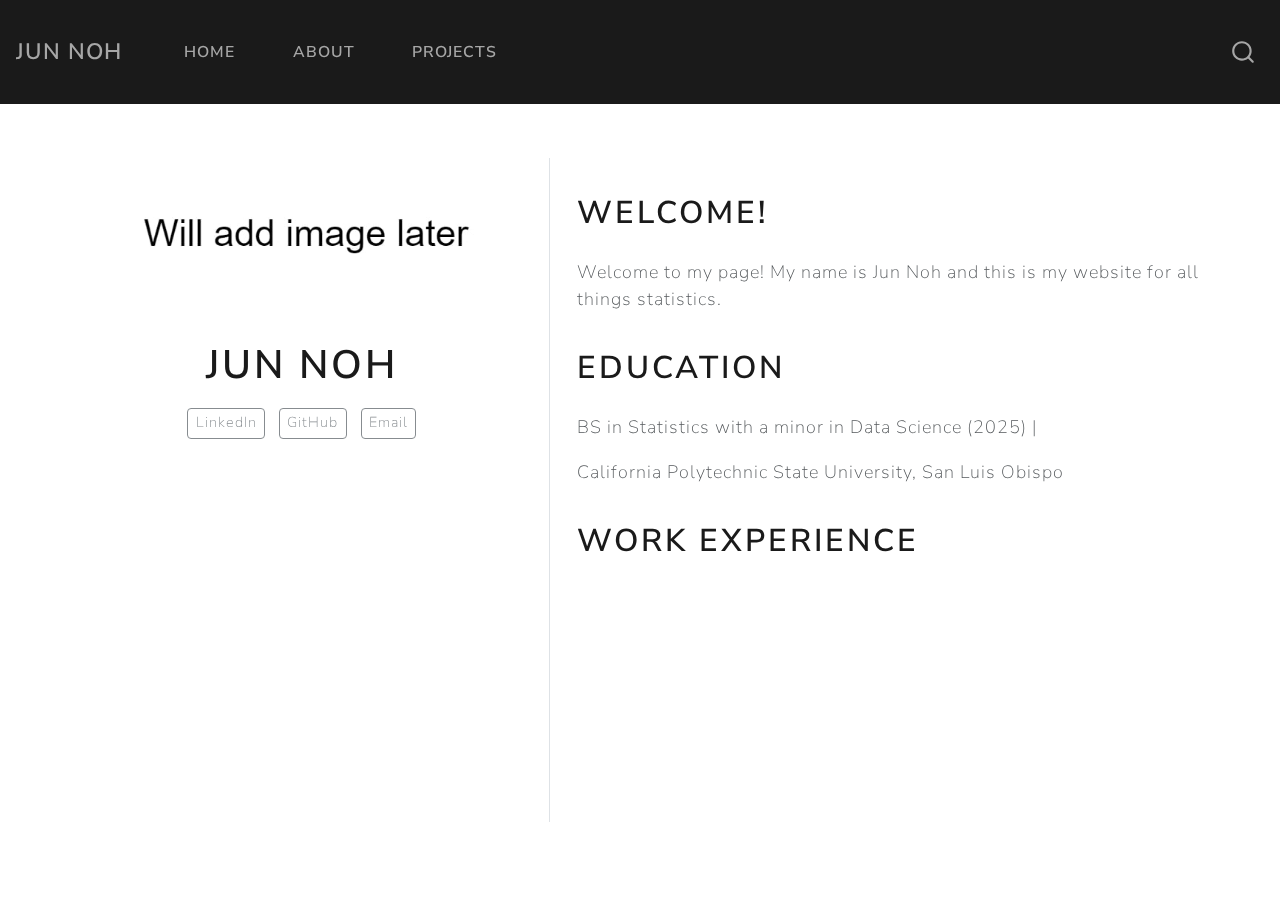
<file: docs/index.html>
<!DOCTYPE html>
<html xmlns="http://www.w3.org/1999/xhtml" lang="en" xml:lang="en"><head>

<meta charset="utf-8">
<meta name="generator" content="quarto-1.1.251">

<meta name="viewport" content="width=device-width, initial-scale=1.0, user-scalable=yes">


<title>Jun Noh</title>
<style>
code{white-space: pre-wrap;}
span.smallcaps{font-variant: small-caps;}
div.columns{display: flex; gap: min(4vw, 1.5em);}
div.column{flex: auto; overflow-x: auto;}
div.hanging-indent{margin-left: 1.5em; text-indent: -1.5em;}
ul.task-list{list-style: none;}
ul.task-list li input[type="checkbox"] {
  width: 0.8em;
  margin: 0 0.8em 0.2em -1.6em;
  vertical-align: middle;
}
</style>


<script src="site_libs/quarto-nav/quarto-nav.js"></script>
<script src="site_libs/quarto-nav/headroom.min.js"></script>
<script src="site_libs/clipboard/clipboard.min.js"></script>
<script src="site_libs/quarto-search/autocomplete.umd.js"></script>
<script src="site_libs/quarto-search/fuse.min.js"></script>
<script src="site_libs/quarto-search/quarto-search.js"></script>
<meta name="quarto:offset" content="./">
<script src="site_libs/quarto-html/quarto.js"></script>
<script src="site_libs/quarto-html/popper.min.js"></script>
<script src="site_libs/quarto-html/tippy.umd.min.js"></script>
<link href="site_libs/quarto-html/tippy.css" rel="stylesheet">
<link href="site_libs/quarto-html/quarto-syntax-highlighting.css" rel="stylesheet" id="quarto-text-highlighting-styles">
<script src="site_libs/bootstrap/bootstrap.min.js"></script>
<link href="site_libs/bootstrap/bootstrap-icons.css" rel="stylesheet">
<link href="site_libs/bootstrap/bootstrap.min.css" rel="stylesheet" id="quarto-bootstrap" data-mode="light">
<script id="quarto-search-options" type="application/json">{
  "location": "navbar",
  "copy-button": false,
  "collapse-after": 3,
  "panel-placement": "end",
  "type": "overlay",
  "limit": 20,
  "language": {
    "search-no-results-text": "No results",
    "search-matching-documents-text": "matching documents",
    "search-copy-link-title": "Copy link to search",
    "search-hide-matches-text": "Hide additional matches",
    "search-more-match-text": "more match in this document",
    "search-more-matches-text": "more matches in this document",
    "search-clear-button-title": "Clear",
    "search-detached-cancel-button-title": "Cancel",
    "search-submit-button-title": "Submit"
  }
}</script>


<link rel="stylesheet" href="styles.css">
</head>

<body class="nav-fixed">

<div id="quarto-search-results"></div>
  <header id="quarto-header" class="headroom fixed-top">
    <nav class="navbar navbar-expand-lg navbar-dark ">
      <div class="navbar-container container-fluid">
      <div class="navbar-brand-container">
    <a class="navbar-brand" href="./index.html">
    <span class="navbar-title">Jun Noh</span>
    </a>
  </div>
          <button class="navbar-toggler" type="button" data-bs-toggle="collapse" data-bs-target="#navbarCollapse" aria-controls="navbarCollapse" aria-expanded="false" aria-label="Toggle navigation" onclick="if (window.quartoToggleHeadroom) { window.quartoToggleHeadroom(); }">
  <span class="navbar-toggler-icon"></span>
</button>
          <div class="collapse navbar-collapse" id="navbarCollapse">
            <ul class="navbar-nav navbar-nav-scroll me-auto">
  <li class="nav-item">
    <a class="nav-link active" href="./index.html" aria-current="page">Home</a>
  </li>  
  <li class="nav-item">
    <a class="nav-link" href="./about.html">About</a>
  </li>  
  <li class="nav-item">
    <a class="nav-link" href="./projects.html">Projects</a>
  </li>  
</ul>
              <div id="quarto-search" class="" title="Search"></div>
          </div> <!-- /navcollapse -->
      </div> <!-- /container-fluid -->
    </nav>
</header>
<!-- content -->
<div id="quarto-content" class="quarto-container page-columns page-rows-contents page-layout-full page-navbar">
<!-- sidebar -->
<!-- margin-sidebar -->
    
<!-- main -->
<div class="quarto-about-trestles column-page">
  <div class="about-entity">
    <img src="img1.jpg" class="about-image
  rectangle " style="width: 23em;">
<header id="title-block-header" class="quarto-title-block default">
<div class="quarto-title">
<h1 class="title">Jun Noh</h1>
</div>
<div class="quarto-title-meta">
  </div>
</header>
    <div class="about-links">
  <a href="https://www.linkedin.com/in/jun-noh-323255249/" class="about-link">
     <span class="about-link-text">LinkedIn</span>
  </a>
  <a href="https://github.com/j-noh" class="about-link">
     <span class="about-link-text">GitHub</span>
  </a>
  <a href="mailto:junjin034@gmail.com" class="about-link">
     <span class="about-link-text">Email</span>
  </a>
</div>
  </div>
  <div class="about-contents"><main class="content column-page" id="quarto-document-content">
<section id="welcome" class="level2">
<h2 data-anchor-id="welcome">Welcome!</h2>
<p>Welcome to my page! My name is Jun Noh and this is my website for all things statistics.</p>
</section>
<section id="education" class="level2">
<h2 data-anchor-id="education">Education</h2>
<p>BS in Statistics with a minor in Data Science (2025) |</p>
<p>California Polytechnic State University, San Luis Obispo</p>
</section>
<section id="work-experience" class="level2">
<h2 data-anchor-id="work-experience">Work Experience</h2>


</section>
</main></div>
</div>
 <!-- /main -->
<script id="quarto-html-after-body" type="application/javascript">
window.document.addEventListener("DOMContentLoaded", function (event) {
  const toggleBodyColorMode = (bsSheetEl) => {
    const mode = bsSheetEl.getAttribute("data-mode");
    const bodyEl = window.document.querySelector("body");
    if (mode === "dark") {
      bodyEl.classList.add("quarto-dark");
      bodyEl.classList.remove("quarto-light");
    } else {
      bodyEl.classList.add("quarto-light");
      bodyEl.classList.remove("quarto-dark");
    }
  }
  const toggleBodyColorPrimary = () => {
    const bsSheetEl = window.document.querySelector("link#quarto-bootstrap");
    if (bsSheetEl) {
      toggleBodyColorMode(bsSheetEl);
    }
  }
  toggleBodyColorPrimary();  
  const clipboard = new window.ClipboardJS('.code-copy-button', {
    target: function(trigger) {
      return trigger.previousElementSibling;
    }
  });
  clipboard.on('success', function(e) {
    // button target
    const button = e.trigger;
    // don't keep focus
    button.blur();
    // flash "checked"
    button.classList.add('code-copy-button-checked');
    var currentTitle = button.getAttribute("title");
    button.setAttribute("title", "Copied!");
    setTimeout(function() {
      button.setAttribute("title", currentTitle);
      button.classList.remove('code-copy-button-checked');
    }, 1000);
    // clear code selection
    e.clearSelection();
  });
  function tippyHover(el, contentFn) {
    const config = {
      allowHTML: true,
      content: contentFn,
      maxWidth: 500,
      delay: 100,
      arrow: false,
      appendTo: function(el) {
          return el.parentElement;
      },
      interactive: true,
      interactiveBorder: 10,
      theme: 'quarto',
      placement: 'bottom-start'
    };
    window.tippy(el, config); 
  }
  const noterefs = window.document.querySelectorAll('a[role="doc-noteref"]');
  for (var i=0; i<noterefs.length; i++) {
    const ref = noterefs[i];
    tippyHover(ref, function() {
      // use id or data attribute instead here
      let href = ref.getAttribute('data-footnote-href') || ref.getAttribute('href');
      try { href = new URL(href).hash; } catch {}
      const id = href.replace(/^#\/?/, "");
      const note = window.document.getElementById(id);
      return note.innerHTML;
    });
  }
  var bibliorefs = window.document.querySelectorAll('a[role="doc-biblioref"]');
  for (var i=0; i<bibliorefs.length; i++) {
    const ref = bibliorefs[i];
    const cites = ref.parentNode.getAttribute('data-cites').split(' ');
    tippyHover(ref, function() {
      var popup = window.document.createElement('div');
      cites.forEach(function(cite) {
        var citeDiv = window.document.createElement('div');
        citeDiv.classList.add('hanging-indent');
        citeDiv.classList.add('csl-entry');
        var biblioDiv = window.document.getElementById('ref-' + cite);
        if (biblioDiv) {
          citeDiv.innerHTML = biblioDiv.innerHTML;
        }
        popup.appendChild(citeDiv);
      });
      return popup.innerHTML;
    });
  }
});
</script>
</div> <!-- /content -->



</body></html>
</file>
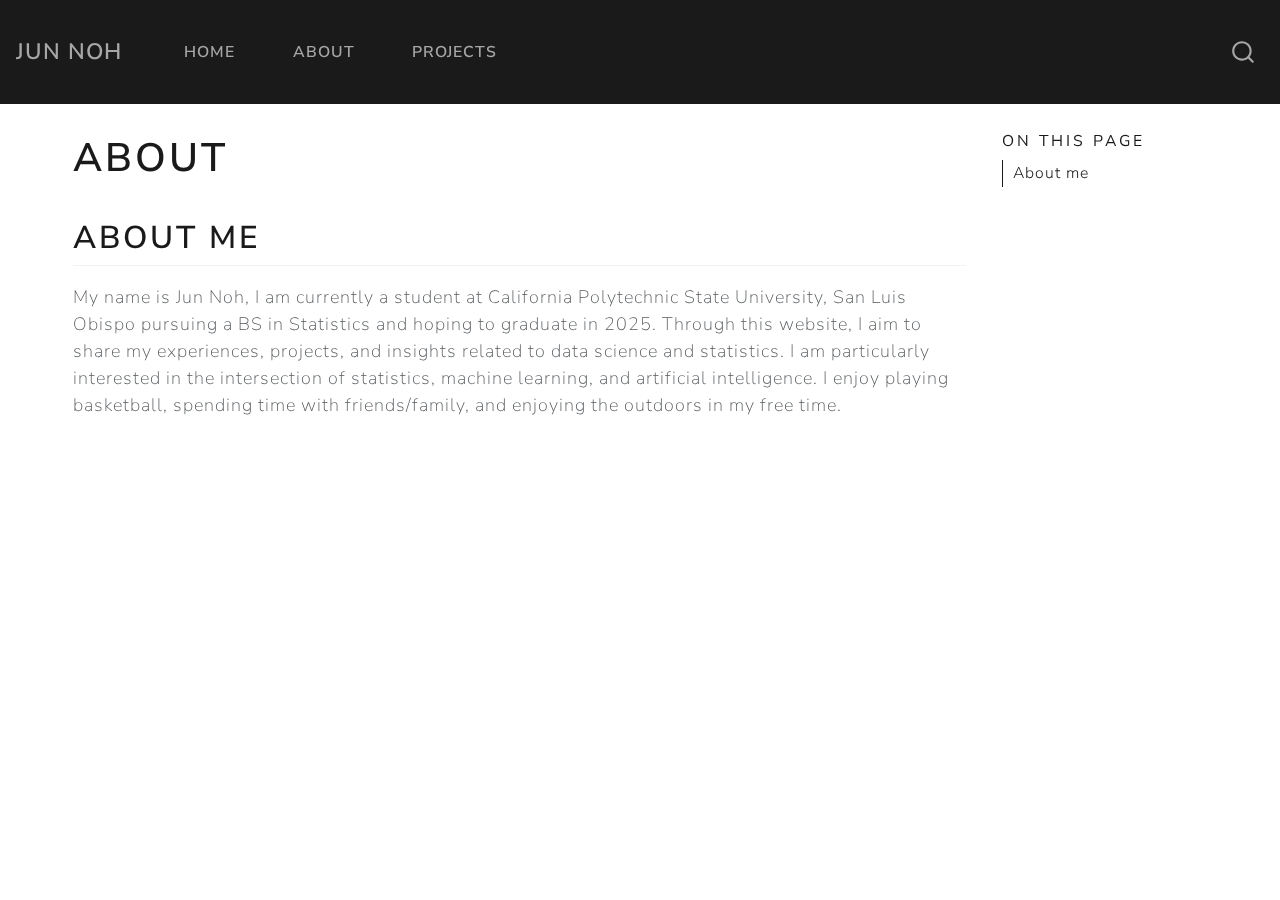
<file: docs/about.html>
<!DOCTYPE html>
<html xmlns="http://www.w3.org/1999/xhtml" lang="en" xml:lang="en"><head>

<meta charset="utf-8">
<meta name="generator" content="quarto-1.1.251">

<meta name="viewport" content="width=device-width, initial-scale=1.0, user-scalable=yes">


<title>Jun Noh - About</title>
<style>
code{white-space: pre-wrap;}
span.smallcaps{font-variant: small-caps;}
div.columns{display: flex; gap: min(4vw, 1.5em);}
div.column{flex: auto; overflow-x: auto;}
div.hanging-indent{margin-left: 1.5em; text-indent: -1.5em;}
ul.task-list{list-style: none;}
ul.task-list li input[type="checkbox"] {
  width: 0.8em;
  margin: 0 0.8em 0.2em -1.6em;
  vertical-align: middle;
}
</style>


<script src="site_libs/quarto-nav/quarto-nav.js"></script>
<script src="site_libs/quarto-nav/headroom.min.js"></script>
<script src="site_libs/clipboard/clipboard.min.js"></script>
<script src="site_libs/quarto-search/autocomplete.umd.js"></script>
<script src="site_libs/quarto-search/fuse.min.js"></script>
<script src="site_libs/quarto-search/quarto-search.js"></script>
<meta name="quarto:offset" content="./">
<script src="site_libs/quarto-html/quarto.js"></script>
<script src="site_libs/quarto-html/popper.min.js"></script>
<script src="site_libs/quarto-html/tippy.umd.min.js"></script>
<script src="site_libs/quarto-html/anchor.min.js"></script>
<link href="site_libs/quarto-html/tippy.css" rel="stylesheet">
<link href="site_libs/quarto-html/quarto-syntax-highlighting.css" rel="stylesheet" id="quarto-text-highlighting-styles">
<script src="site_libs/bootstrap/bootstrap.min.js"></script>
<link href="site_libs/bootstrap/bootstrap-icons.css" rel="stylesheet">
<link href="site_libs/bootstrap/bootstrap.min.css" rel="stylesheet" id="quarto-bootstrap" data-mode="light">
<script id="quarto-search-options" type="application/json">{
  "location": "navbar",
  "copy-button": false,
  "collapse-after": 3,
  "panel-placement": "end",
  "type": "overlay",
  "limit": 20,
  "language": {
    "search-no-results-text": "No results",
    "search-matching-documents-text": "matching documents",
    "search-copy-link-title": "Copy link to search",
    "search-hide-matches-text": "Hide additional matches",
    "search-more-match-text": "more match in this document",
    "search-more-matches-text": "more matches in this document",
    "search-clear-button-title": "Clear",
    "search-detached-cancel-button-title": "Cancel",
    "search-submit-button-title": "Submit"
  }
}</script>


<link rel="stylesheet" href="styles.css">
</head>

<body class="nav-fixed">

<div id="quarto-search-results"></div>
  <header id="quarto-header" class="headroom fixed-top">
    <nav class="navbar navbar-expand-lg navbar-dark ">
      <div class="navbar-container container-fluid">
      <div class="navbar-brand-container">
    <a class="navbar-brand" href="./index.html">
    <span class="navbar-title">Jun Noh</span>
    </a>
  </div>
          <button class="navbar-toggler" type="button" data-bs-toggle="collapse" data-bs-target="#navbarCollapse" aria-controls="navbarCollapse" aria-expanded="false" aria-label="Toggle navigation" onclick="if (window.quartoToggleHeadroom) { window.quartoToggleHeadroom(); }">
  <span class="navbar-toggler-icon"></span>
</button>
          <div class="collapse navbar-collapse" id="navbarCollapse">
            <ul class="navbar-nav navbar-nav-scroll me-auto">
  <li class="nav-item">
    <a class="nav-link" href="./index.html">Home</a>
  </li>  
  <li class="nav-item">
    <a class="nav-link active" href="./about.html" aria-current="page">About</a>
  </li>  
  <li class="nav-item">
    <a class="nav-link" href="./projects.html">Projects</a>
  </li>  
</ul>
              <div id="quarto-search" class="" title="Search"></div>
          </div> <!-- /navcollapse -->
      </div> <!-- /container-fluid -->
    </nav>
</header>
<!-- content -->
<div id="quarto-content" class="quarto-container page-columns page-rows-contents page-layout-full page-navbar">
<!-- sidebar -->
<!-- margin-sidebar -->
    <div id="quarto-margin-sidebar" class="sidebar margin-sidebar">
        <nav id="TOC" role="doc-toc" class="toc-active">
    <h2 id="toc-title">On this page</h2>
   
  <ul>
  <li><a href="#about-me" id="toc-about-me" class="nav-link active" data-scroll-target="#about-me">About me</a></li>
  </ul>
</nav>
    </div>
<!-- main -->
<main class="content column-page-left" id="quarto-document-content">

<header id="title-block-header" class="quarto-title-block default">
<div class="quarto-title">
<h1 class="title">About</h1>
</div>



<div class="quarto-title-meta">

    
    
  </div>
  

</header>

<section id="about-me" class="level2">
<h2 class="anchored" data-anchor-id="about-me">About me</h2>
<p>My name is Jun Noh, I am currently a student at California Polytechnic State University, San Luis Obispo pursuing a BS in Statistics and hoping to graduate in 2025. Through this website, I aim to share my experiences, projects, and insights related to data science and statistics. I am particularly interested in the intersection of statistics, machine learning, and artificial intelligence. I enjoy playing basketball, spending time with friends/family, and enjoying the outdoors in my free time.</p>


</section>

</main> <!-- /main -->
<script id="quarto-html-after-body" type="application/javascript">
window.document.addEventListener("DOMContentLoaded", function (event) {
  const toggleBodyColorMode = (bsSheetEl) => {
    const mode = bsSheetEl.getAttribute("data-mode");
    const bodyEl = window.document.querySelector("body");
    if (mode === "dark") {
      bodyEl.classList.add("quarto-dark");
      bodyEl.classList.remove("quarto-light");
    } else {
      bodyEl.classList.add("quarto-light");
      bodyEl.classList.remove("quarto-dark");
    }
  }
  const toggleBodyColorPrimary = () => {
    const bsSheetEl = window.document.querySelector("link#quarto-bootstrap");
    if (bsSheetEl) {
      toggleBodyColorMode(bsSheetEl);
    }
  }
  toggleBodyColorPrimary();  
  const icon = "";
  const anchorJS = new window.AnchorJS();
  anchorJS.options = {
    placement: 'right',
    icon: icon
  };
  anchorJS.add('.anchored');
  const clipboard = new window.ClipboardJS('.code-copy-button', {
    target: function(trigger) {
      return trigger.previousElementSibling;
    }
  });
  clipboard.on('success', function(e) {
    // button target
    const button = e.trigger;
    // don't keep focus
    button.blur();
    // flash "checked"
    button.classList.add('code-copy-button-checked');
    var currentTitle = button.getAttribute("title");
    button.setAttribute("title", "Copied!");
    setTimeout(function() {
      button.setAttribute("title", currentTitle);
      button.classList.remove('code-copy-button-checked');
    }, 1000);
    // clear code selection
    e.clearSelection();
  });
  function tippyHover(el, contentFn) {
    const config = {
      allowHTML: true,
      content: contentFn,
      maxWidth: 500,
      delay: 100,
      arrow: false,
      appendTo: function(el) {
          return el.parentElement;
      },
      interactive: true,
      interactiveBorder: 10,
      theme: 'quarto',
      placement: 'bottom-start'
    };
    window.tippy(el, config); 
  }
  const noterefs = window.document.querySelectorAll('a[role="doc-noteref"]');
  for (var i=0; i<noterefs.length; i++) {
    const ref = noterefs[i];
    tippyHover(ref, function() {
      // use id or data attribute instead here
      let href = ref.getAttribute('data-footnote-href') || ref.getAttribute('href');
      try { href = new URL(href).hash; } catch {}
      const id = href.replace(/^#\/?/, "");
      const note = window.document.getElementById(id);
      return note.innerHTML;
    });
  }
  var bibliorefs = window.document.querySelectorAll('a[role="doc-biblioref"]');
  for (var i=0; i<bibliorefs.length; i++) {
    const ref = bibliorefs[i];
    const cites = ref.parentNode.getAttribute('data-cites').split(' ');
    tippyHover(ref, function() {
      var popup = window.document.createElement('div');
      cites.forEach(function(cite) {
        var citeDiv = window.document.createElement('div');
        citeDiv.classList.add('hanging-indent');
        citeDiv.classList.add('csl-entry');
        var biblioDiv = window.document.getElementById('ref-' + cite);
        if (biblioDiv) {
          citeDiv.innerHTML = biblioDiv.innerHTML;
        }
        popup.appendChild(citeDiv);
      });
      return popup.innerHTML;
    });
  }
});
</script>
</div> <!-- /content -->



</body></html>
</file>
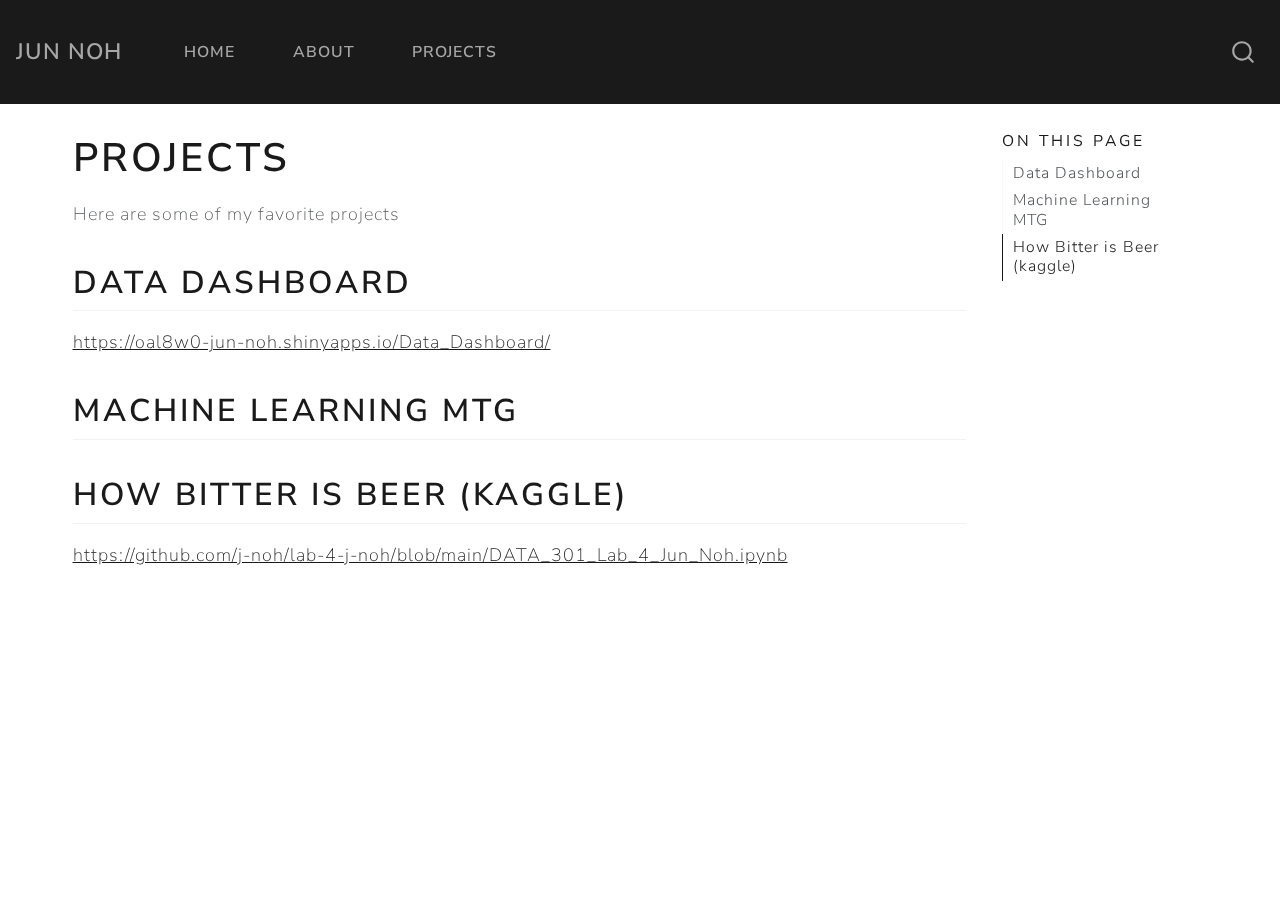
<file: docs/projects.html>
<!DOCTYPE html>
<html xmlns="http://www.w3.org/1999/xhtml" lang="en" xml:lang="en"><head>

<meta charset="utf-8">
<meta name="generator" content="quarto-1.1.251">

<meta name="viewport" content="width=device-width, initial-scale=1.0, user-scalable=yes">


<title>Jun Noh - Projects</title>
<style>
code{white-space: pre-wrap;}
span.smallcaps{font-variant: small-caps;}
div.columns{display: flex; gap: min(4vw, 1.5em);}
div.column{flex: auto; overflow-x: auto;}
div.hanging-indent{margin-left: 1.5em; text-indent: -1.5em;}
ul.task-list{list-style: none;}
ul.task-list li input[type="checkbox"] {
  width: 0.8em;
  margin: 0 0.8em 0.2em -1.6em;
  vertical-align: middle;
}
</style>


<script src="site_libs/quarto-nav/quarto-nav.js"></script>
<script src="site_libs/quarto-nav/headroom.min.js"></script>
<script src="site_libs/clipboard/clipboard.min.js"></script>
<script src="site_libs/quarto-search/autocomplete.umd.js"></script>
<script src="site_libs/quarto-search/fuse.min.js"></script>
<script src="site_libs/quarto-search/quarto-search.js"></script>
<meta name="quarto:offset" content="./">
<script src="site_libs/quarto-html/quarto.js"></script>
<script src="site_libs/quarto-html/popper.min.js"></script>
<script src="site_libs/quarto-html/tippy.umd.min.js"></script>
<script src="site_libs/quarto-html/anchor.min.js"></script>
<link href="site_libs/quarto-html/tippy.css" rel="stylesheet">
<link href="site_libs/quarto-html/quarto-syntax-highlighting.css" rel="stylesheet" id="quarto-text-highlighting-styles">
<script src="site_libs/bootstrap/bootstrap.min.js"></script>
<link href="site_libs/bootstrap/bootstrap-icons.css" rel="stylesheet">
<link href="site_libs/bootstrap/bootstrap.min.css" rel="stylesheet" id="quarto-bootstrap" data-mode="light">
<script id="quarto-search-options" type="application/json">{
  "location": "navbar",
  "copy-button": false,
  "collapse-after": 3,
  "panel-placement": "end",
  "type": "overlay",
  "limit": 20,
  "language": {
    "search-no-results-text": "No results",
    "search-matching-documents-text": "matching documents",
    "search-copy-link-title": "Copy link to search",
    "search-hide-matches-text": "Hide additional matches",
    "search-more-match-text": "more match in this document",
    "search-more-matches-text": "more matches in this document",
    "search-clear-button-title": "Clear",
    "search-detached-cancel-button-title": "Cancel",
    "search-submit-button-title": "Submit"
  }
}</script>


<link rel="stylesheet" href="styles.css">
</head>

<body class="nav-fixed">

<div id="quarto-search-results"></div>
  <header id="quarto-header" class="headroom fixed-top">
    <nav class="navbar navbar-expand-lg navbar-dark ">
      <div class="navbar-container container-fluid">
      <div class="navbar-brand-container">
    <a class="navbar-brand" href="./index.html">
    <span class="navbar-title">Jun Noh</span>
    </a>
  </div>
          <button class="navbar-toggler" type="button" data-bs-toggle="collapse" data-bs-target="#navbarCollapse" aria-controls="navbarCollapse" aria-expanded="false" aria-label="Toggle navigation" onclick="if (window.quartoToggleHeadroom) { window.quartoToggleHeadroom(); }">
  <span class="navbar-toggler-icon"></span>
</button>
          <div class="collapse navbar-collapse" id="navbarCollapse">
            <ul class="navbar-nav navbar-nav-scroll me-auto">
  <li class="nav-item">
    <a class="nav-link" href="./index.html">Home</a>
  </li>  
  <li class="nav-item">
    <a class="nav-link" href="./about.html">About</a>
  </li>  
  <li class="nav-item">
    <a class="nav-link active" href="./projects.html" aria-current="page">Projects</a>
  </li>  
</ul>
              <div id="quarto-search" class="" title="Search"></div>
          </div> <!-- /navcollapse -->
      </div> <!-- /container-fluid -->
    </nav>
</header>
<!-- content -->
<div id="quarto-content" class="quarto-container page-columns page-rows-contents page-layout-full page-navbar">
<!-- sidebar -->
<!-- margin-sidebar -->
    <div id="quarto-margin-sidebar" class="sidebar margin-sidebar">
        <nav id="TOC" role="doc-toc" class="toc-active">
    <h2 id="toc-title">On this page</h2>
   
  <ul>
  <li><a href="#data-dashboard" id="toc-data-dashboard" class="nav-link active" data-scroll-target="#data-dashboard">Data Dashboard</a></li>
  <li><a href="#machine-learning-mtg" id="toc-machine-learning-mtg" class="nav-link" data-scroll-target="#machine-learning-mtg">Machine Learning MTG</a></li>
  <li><a href="#how-bitter-is-beer-kaggle" id="toc-how-bitter-is-beer-kaggle" class="nav-link" data-scroll-target="#how-bitter-is-beer-kaggle">How Bitter is Beer (kaggle)</a></li>
  </ul>
</nav>
    </div>
<!-- main -->
<main class="content column-page-left" id="quarto-document-content">

<header id="title-block-header" class="quarto-title-block default">
<div class="quarto-title">
<h1 class="title">Projects</h1>
</div>



<div class="quarto-title-meta">

    
    
  </div>
  

</header>

<p>Here are some of my favorite projects</p>
<section id="data-dashboard" class="level2">
<h2 class="anchored" data-anchor-id="data-dashboard">Data Dashboard</h2>
<p><a href="https://oal8w0-jun-noh.shinyapps.io/Data_Dashboard/" class="uri">https://oal8w0-jun-noh.shinyapps.io/Data_Dashboard/</a></p>
</section>
<section id="machine-learning-mtg" class="level2">
<h2 class="anchored" data-anchor-id="machine-learning-mtg">Machine Learning MTG</h2>
</section>
<section id="how-bitter-is-beer-kaggle" class="level2">
<h2 class="anchored" data-anchor-id="how-bitter-is-beer-kaggle">How Bitter is Beer (kaggle)</h2>
<p><a href="https://github.com/j-noh/lab-4-j-noh/blob/main/DATA_301_Lab_4_Jun_Noh.ipynb" class="uri">https://github.com/j-noh/lab-4-j-noh/blob/main/DATA_301_Lab_4_Jun_Noh.ipynb</a></p>


</section>

</main> <!-- /main -->
<script id="quarto-html-after-body" type="application/javascript">
window.document.addEventListener("DOMContentLoaded", function (event) {
  const toggleBodyColorMode = (bsSheetEl) => {
    const mode = bsSheetEl.getAttribute("data-mode");
    const bodyEl = window.document.querySelector("body");
    if (mode === "dark") {
      bodyEl.classList.add("quarto-dark");
      bodyEl.classList.remove("quarto-light");
    } else {
      bodyEl.classList.add("quarto-light");
      bodyEl.classList.remove("quarto-dark");
    }
  }
  const toggleBodyColorPrimary = () => {
    const bsSheetEl = window.document.querySelector("link#quarto-bootstrap");
    if (bsSheetEl) {
      toggleBodyColorMode(bsSheetEl);
    }
  }
  toggleBodyColorPrimary();  
  const icon = "";
  const anchorJS = new window.AnchorJS();
  anchorJS.options = {
    placement: 'right',
    icon: icon
  };
  anchorJS.add('.anchored');
  const clipboard = new window.ClipboardJS('.code-copy-button', {
    target: function(trigger) {
      return trigger.previousElementSibling;
    }
  });
  clipboard.on('success', function(e) {
    // button target
    const button = e.trigger;
    // don't keep focus
    button.blur();
    // flash "checked"
    button.classList.add('code-copy-button-checked');
    var currentTitle = button.getAttribute("title");
    button.setAttribute("title", "Copied!");
    setTimeout(function() {
      button.setAttribute("title", currentTitle);
      button.classList.remove('code-copy-button-checked');
    }, 1000);
    // clear code selection
    e.clearSelection();
  });
  function tippyHover(el, contentFn) {
    const config = {
      allowHTML: true,
      content: contentFn,
      maxWidth: 500,
      delay: 100,
      arrow: false,
      appendTo: function(el) {
          return el.parentElement;
      },
      interactive: true,
      interactiveBorder: 10,
      theme: 'quarto',
      placement: 'bottom-start'
    };
    window.tippy(el, config); 
  }
  const noterefs = window.document.querySelectorAll('a[role="doc-noteref"]');
  for (var i=0; i<noterefs.length; i++) {
    const ref = noterefs[i];
    tippyHover(ref, function() {
      // use id or data attribute instead here
      let href = ref.getAttribute('data-footnote-href') || ref.getAttribute('href');
      try { href = new URL(href).hash; } catch {}
      const id = href.replace(/^#\/?/, "");
      const note = window.document.getElementById(id);
      return note.innerHTML;
    });
  }
  var bibliorefs = window.document.querySelectorAll('a[role="doc-biblioref"]');
  for (var i=0; i<bibliorefs.length; i++) {
    const ref = bibliorefs[i];
    const cites = ref.parentNode.getAttribute('data-cites').split(' ');
    tippyHover(ref, function() {
      var popup = window.document.createElement('div');
      cites.forEach(function(cite) {
        var citeDiv = window.document.createElement('div');
        citeDiv.classList.add('hanging-indent');
        citeDiv.classList.add('csl-entry');
        var biblioDiv = window.document.getElementById('ref-' + cite);
        if (biblioDiv) {
          citeDiv.innerHTML = biblioDiv.innerHTML;
        }
        popup.appendChild(citeDiv);
      });
      return popup.innerHTML;
    });
  }
});
</script>
</div> <!-- /content -->



</body></html>
</file>
<file: docs/site_libs/quarto-html/tippy.css>
.tippy-box[data-animation=fade][data-state=hidden]{opacity:0}[data-tippy-root]{max-width:calc(100vw - 10px)}.tippy-box{position:relative;background-color:#333;color:#fff;border-radius:4px;font-size:14px;line-height:1.4;white-space:normal;outline:0;transition-property:transform,visibility,opacity}.tippy-box[data-placement^=top]>.tippy-arrow{bottom:0}.tippy-box[data-placement^=top]>.tippy-arrow:before{bottom:-7px;left:0;border-width:8px 8px 0;border-top-color:initial;transform-origin:center top}.tippy-box[data-placement^=bottom]>.tippy-arrow{top:0}.tippy-box[data-placement^=bottom]>.tippy-arrow:before{top:-7px;left:0;border-width:0 8px 8px;border-bottom-color:initial;transform-origin:center bottom}.tippy-box[data-placement^=left]>.tippy-arrow{right:0}.tippy-box[data-placement^=left]>.tippy-arrow:before{border-width:8px 0 8px 8px;border-left-color:initial;right:-7px;transform-origin:center left}.tippy-box[data-placement^=right]>.tippy-arrow{left:0}.tippy-box[data-placement^=right]>.tippy-arrow:before{left:-7px;border-width:8px 8px 8px 0;border-right-color:initial;transform-origin:center right}.tippy-box[data-inertia][data-state=visible]{transition-timing-function:cubic-bezier(.54,1.5,.38,1.11)}.tippy-arrow{width:16px;height:16px;color:#333}.tippy-arrow:before{content:"";position:absolute;border-color:transparent;border-style:solid}.tippy-content{position:relative;padding:5px 9px;z-index:1}
</file>
<file: docs/site_libs/quarto-html/quarto-syntax-highlighting.css>
/* quarto syntax highlight colors */
:root {
  --quarto-hl-ot-color: #003B4F;
  --quarto-hl-at-color: #657422;
  --quarto-hl-ss-color: #20794D;
  --quarto-hl-an-color: #5E5E5E;
  --quarto-hl-fu-color: #4758AB;
  --quarto-hl-st-color: #20794D;
  --quarto-hl-cf-color: #003B4F;
  --quarto-hl-op-color: #5E5E5E;
  --quarto-hl-er-color: #AD0000;
  --quarto-hl-bn-color: #AD0000;
  --quarto-hl-al-color: #AD0000;
  --quarto-hl-va-color: #111111;
  --quarto-hl-bu-color: inherit;
  --quarto-hl-ex-color: inherit;
  --quarto-hl-pp-color: #AD0000;
  --quarto-hl-in-color: #5E5E5E;
  --quarto-hl-vs-color: #20794D;
  --quarto-hl-wa-color: #5E5E5E;
  --quarto-hl-do-color: #5E5E5E;
  --quarto-hl-im-color: #00769E;
  --quarto-hl-ch-color: #20794D;
  --quarto-hl-dt-color: #AD0000;
  --quarto-hl-fl-color: #AD0000;
  --quarto-hl-co-color: #5E5E5E;
  --quarto-hl-cv-color: #5E5E5E;
  --quarto-hl-cn-color: #8f5902;
  --quarto-hl-sc-color: #5E5E5E;
  --quarto-hl-dv-color: #AD0000;
  --quarto-hl-kw-color: #003B4F;
}

/* other quarto variables */
:root {
  --quarto-font-monospace: SFMono-Regular, Menlo, Monaco, Consolas, "Liberation Mono", "Courier New", monospace;
}

pre > code.sourceCode > span {
  color: #003B4F;
}

code span {
  color: #003B4F;
}

code.sourceCode > span {
  color: #003B4F;
}

div.sourceCode,
div.sourceCode pre.sourceCode {
  color: #003B4F;
}

code span.ot {
  color: #003B4F;
}

code span.at {
  color: #657422;
}

code span.ss {
  color: #20794D;
}

code span.an {
  color: #5E5E5E;
}

code span.fu {
  color: #4758AB;
}

code span.st {
  color: #20794D;
}

code span.cf {
  color: #003B4F;
}

code span.op {
  color: #5E5E5E;
}

code span.er {
  color: #AD0000;
}

code span.bn {
  color: #AD0000;
}

code span.al {
  color: #AD0000;
}

code span.va {
  color: #111111;
}

code span.pp {
  color: #AD0000;
}

code span.in {
  color: #5E5E5E;
}

code span.vs {
  color: #20794D;
}

code span.wa {
  color: #5E5E5E;
  font-style: italic;
}

code span.do {
  color: #5E5E5E;
  font-style: italic;
}

code span.im {
  color: #00769E;
}

code span.ch {
  color: #20794D;
}

code span.dt {
  color: #AD0000;
}

code span.fl {
  color: #AD0000;
}

code span.co {
  color: #5E5E5E;
}

code span.cv {
  color: #5E5E5E;
  font-style: italic;
}

code span.cn {
  color: #8f5902;
}

code span.sc {
  color: #5E5E5E;
}

code span.dv {
  color: #AD0000;
}

code span.kw {
  color: #003B4F;
}

.prevent-inlining {
  content: "</";
}

/*# sourceMappingURL=debc5d5d77c3f9108843748ff7464032.css.map */
</file>
<file: docs/styles.css>
/* css styles */
</file>
